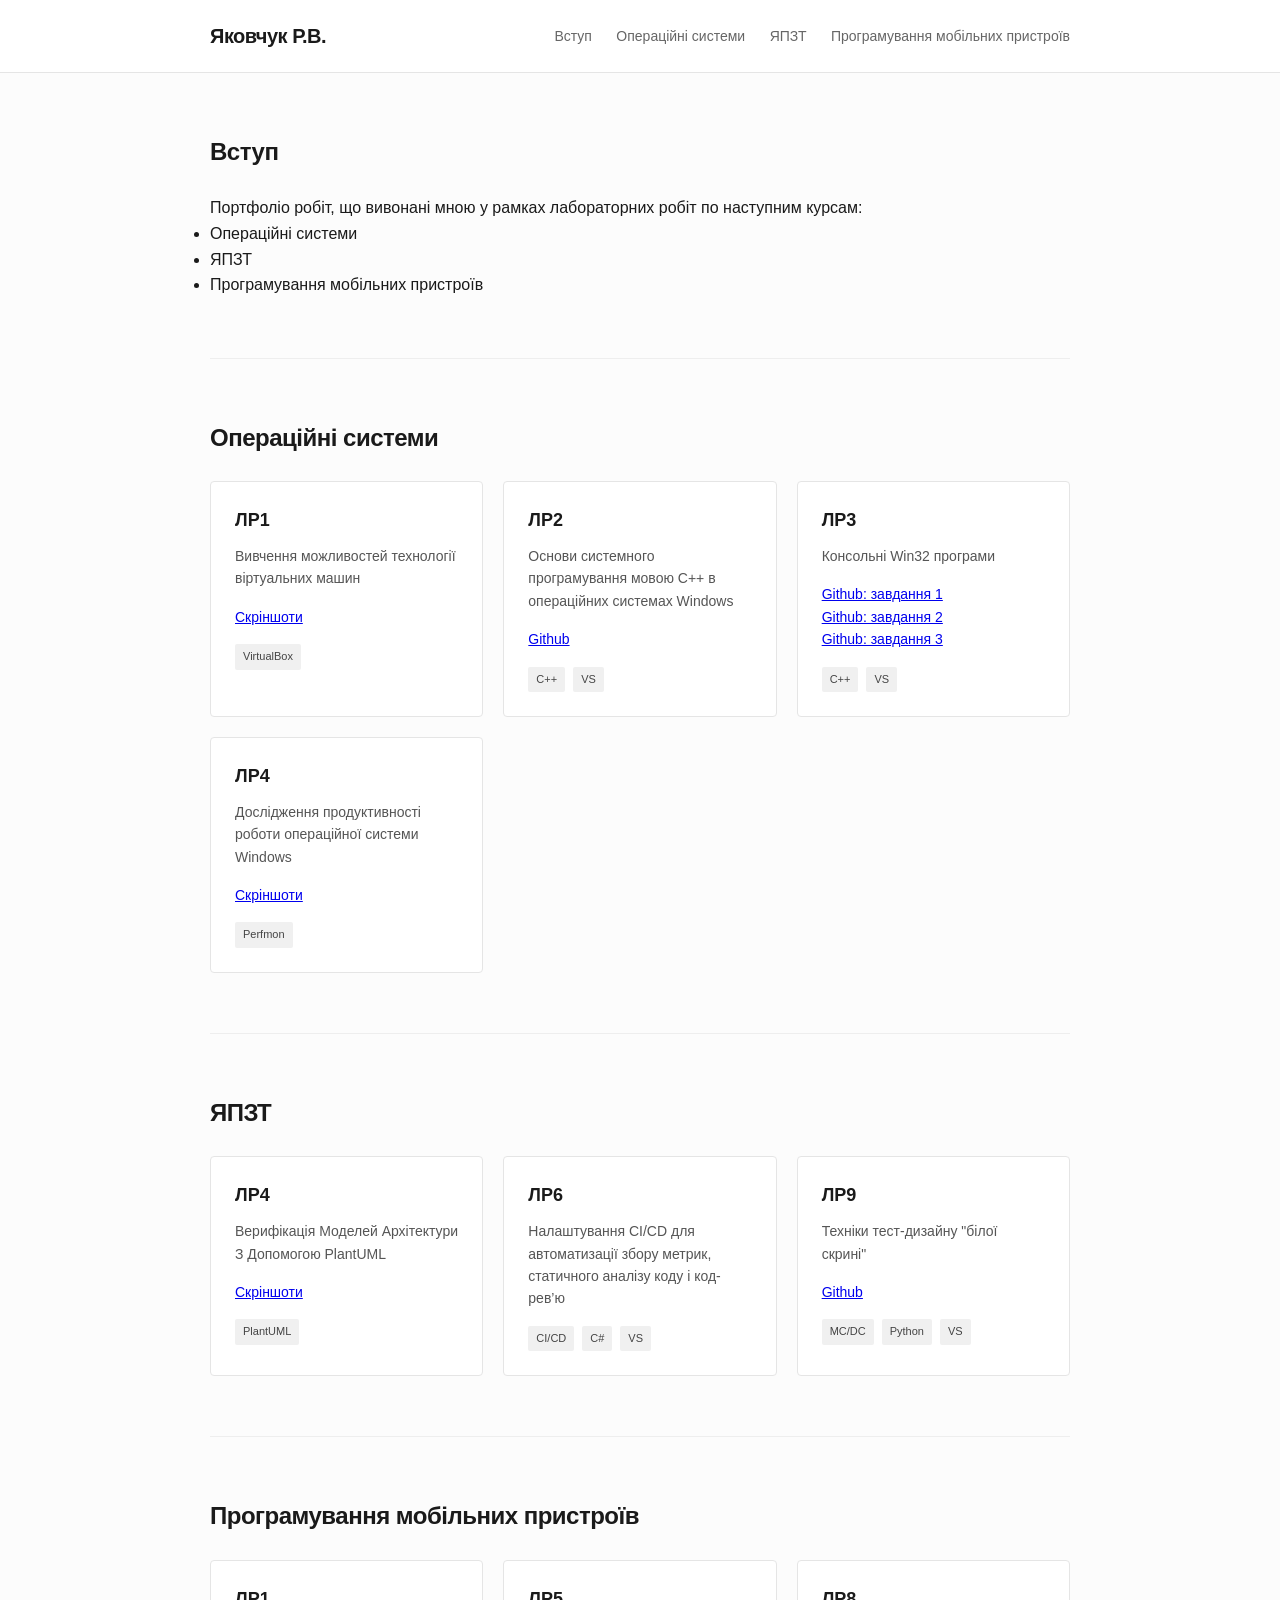
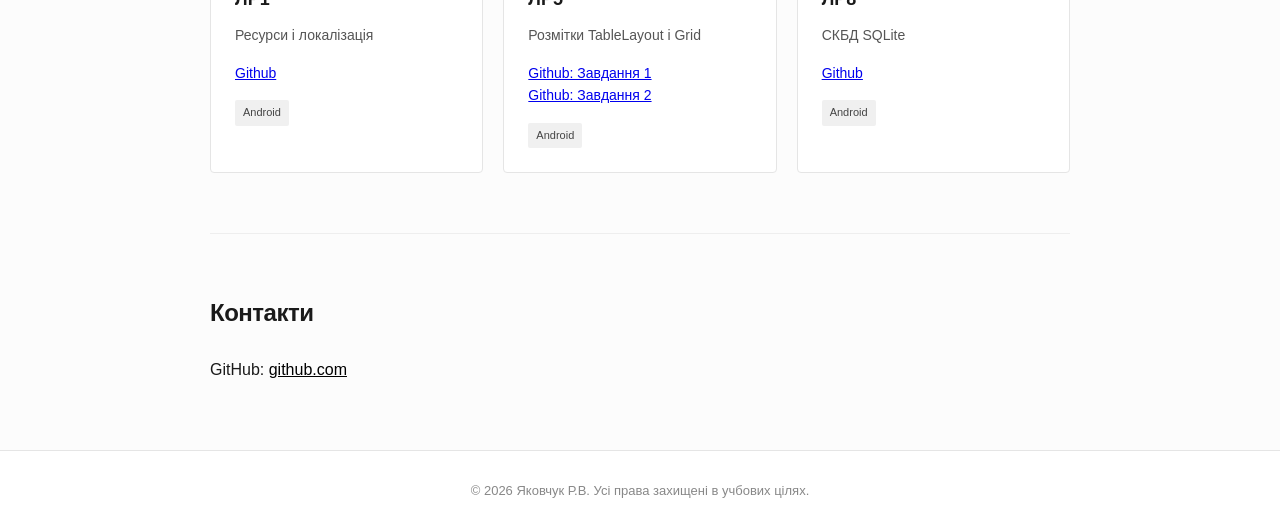
<file: index.html>
<!DOCTYPE html>
<html lang="ru">
<head>
    <meta charset="UTF-8">
    <meta name="viewport" content="width=device-width, initial-scale=1.0">
    <title>Моє портфоліо | Програмування для інтернет</title>
    <link rel="stylesheet" href="style.css">
</head>
<body>

    <header class="header">
        <div class="container">
            <h1 class="logo">Яковчук Р.В.</h1>
            <nav class="nav">
                <a href="#about" class="nav-link">Вступ</a>
                <a href="#lab_os" class="nav-link">Операційні системи</a>
                <a href="#lab_qp" class="nav-link">ЯПЗТ</a>
                <a href="#lab_mob" class="nav-link">Програмування мобільних пристроїв</a>
            </nav>
        </div>
    </header>

    <main class="container">
        
        <!-- Секція: Вступ -->
        <section id="about" class="section">
            <h2 class="section-title">Вступ</h2>
            <div class="about-content">
                <p>Портфоліо робіт, що вивонані мною у рамках лабораторних робіт по наступним курсам:</p>
                <ul>
                    <li>Операційні системи</li>
                    <li>ЯПЗТ</li>
                    <li>Програмування мобільних пристроїв</li>
                </ul>
            </div>
        </section>

        <!-- Секція: Операційні системи -->
        <section id="lab_os" class="section">
            <h2 class="section-title">Операційні системи</h2>
            <div class="projects-grid">
                
                <article class="project-card">
                    <h3 class="project-title">ЛР1</h3>
                    <p class="project-desc">Вивчення можливостей технології віртуальних машин</p>
                    <p class="project-desc"><a href="os_lab1.html">Скріншоти</a></p>
                    <div class="project-tags">
                        <span class="tag">VirtualBox</span>
                    </div>
                </article>

                <article class="project-card">
                    <h3 class="project-title">ЛР2</h3>
                    <p class="project-desc">Основи системного програмування мовою С++ в операційних системах Windows</p>
                    <p class="project-desc"><a href="https://github.com/Ewste0/OperSys/tree/master/Lab2">Github</a></p>
                    <div class="project-tags">
                        <span class="tag">C++</span>
                        <span class="tag">VS</span>
                    </div>
                </article>

                <article class="project-card">
                    <h3 class="project-title">ЛР3</h3>
                    <p class="project-desc">Консольні Win32 програми</p>
                    <p class="project-desc">
                        <a href="https://github.com/Ewste0/OperSys/tree/master/Lab3_1">Github: завдання 1</a><br>
                        <a href="https://github.com/Ewste0/OperSys/tree/master/Lab3_2">Github: завдання 2</a><br>
                        <a href="https://github.com/Ewste0/OperSys/tree/master/Lab3_3">Github: завдання 3</a>
                    </p>
                    <div class="project-tags">
                        <span class="tag">C++</span>
                        <span class="tag">VS</span>
                    </div>
                </article>

                <article class="project-card">
                    <h3 class="project-title">ЛР4</h3>
                    <p class="project-desc">Дослідження продуктивності роботи операційної системи Windows</p>
                    <p class="project-desc"><a href="os_lab4.html">Скріншоти</a></p>
                    <div class="project-tags">
                        <span class="tag">Perfmon</span>
                    </div>
                </article>
            </div>
        </section>

        <!-- Секція: ЯПЗТ -->
        <section id="lab_qp" class="section">
            <h2 class="section-title">ЯПЗТ</h2>
            <div class="projects-grid">
                
                <article class="project-card">
                    <h3 class="project-title">ЛР4</h3>
                    <p class="project-desc">Верифікація Моделей Архітектури З Допомогою PlantUML</p>
                    <p class="project-desc"><a href="qu_lab4.html">Скріншоти</a></p>
                    <div class="project-tags">
                        <span class="tag">PlantUML</span>
                    </div>
                </article>

                <article class="project-card">
                    <h3 class="project-title">ЛР6</h3>
                    <p class="project-desc">Налаштування CI/CD для автоматизації збору метрик, статичного аналізу коду і код-рев’ю</p>
                    <div class="project-tags">
                        <span class="tag">CI/CD</span>
                        <span class="tag">C#</span>
                        <span class="tag">VS</span>
                    </div>
                </article>

                <article class="project-card">
                    <h3 class="project-title">ЛР9</h3>
                    <p class="project-desc">Техніки тест-дизайну "білої скрині"</p>
                    <p class="project-desc"><a href="https://github.com/Ewste0/PythonApplication3">Github</a><br></p>
                    <div class="project-tags">
                        <span class="tag">MC/DC</span>
                        <span class="tag">Python</span>
                        <span class="tag">VS</span>
                    </div>
                </article>
            </div>
        </section>

        <!-- Секція: програмування мобільних пристроїв -->
        <section id="lab_mob" class="section">
            <h2 class="section-title">Програмування мобільних пристроїв</h2>
            <div class="projects-grid">
                
                <article class="project-card">
                    <h3 class="project-title">ЛР1</h3>
                    <p class="project-desc">Ресурси і локалізація</p>
                    <p class="project-desc"><a href="https://github.com/Ewste0/Lab1_Pm">Github</a></p>
                    <div class="project-tags">
                        <span class="tag">Android</span>
                    </div>
                </article>

                <article class="project-card">
                    <h3 class="project-title">ЛР5</h3>
                    <p class="project-desc">Розмітки TableLayout i Grid</p>
                    <p class="project-desc">
                        <a href="https://github.com/Ewste0/Lab5_Pm">Github: Завдання 1</a><br>
                        <a href="https://github.com/Ewste0/Lab5_2_Pm">Github: Завдання 2</a><br>
                    </p>
                    <div class="project-tags">
                        <span class="tag">Android</span>
                    </div>
                </article>

                <article class="project-card">
                    <h3 class="project-title">ЛР8</h3>
                    <p class="project-desc">СКБД SQLite</p>
                    <p class="project-desc"><a href="https://github.com/Ewste0/Lab8_Pm">Github</a></p>
                    <div class="project-tags">
                        <span class="tag">Android</span>
                    </div>
                </article>
            </div>
        </section>

        <!-- Секція: Контакти -->
        <section id="contacts" class="section">
            <h2 class="section-title">Контакти</h2>
            <div class="contacts-list">
                <ul>
                    <li>GitHub: <a href="https://github.com/Ewste0" target="_blank" rel="noopener" class="contact-link">github.com</a></li>
                </ul>
            </div>
        </section>

    </main>

    <!-- Подвал -->
    <footer class="footer">
        <div class="container">
            <p>&copy; 2026 Яковчук Р.В. Усі права захищені в учбових цілях.</p>
        </div>
    </footer>

</body>
</html>
</file>
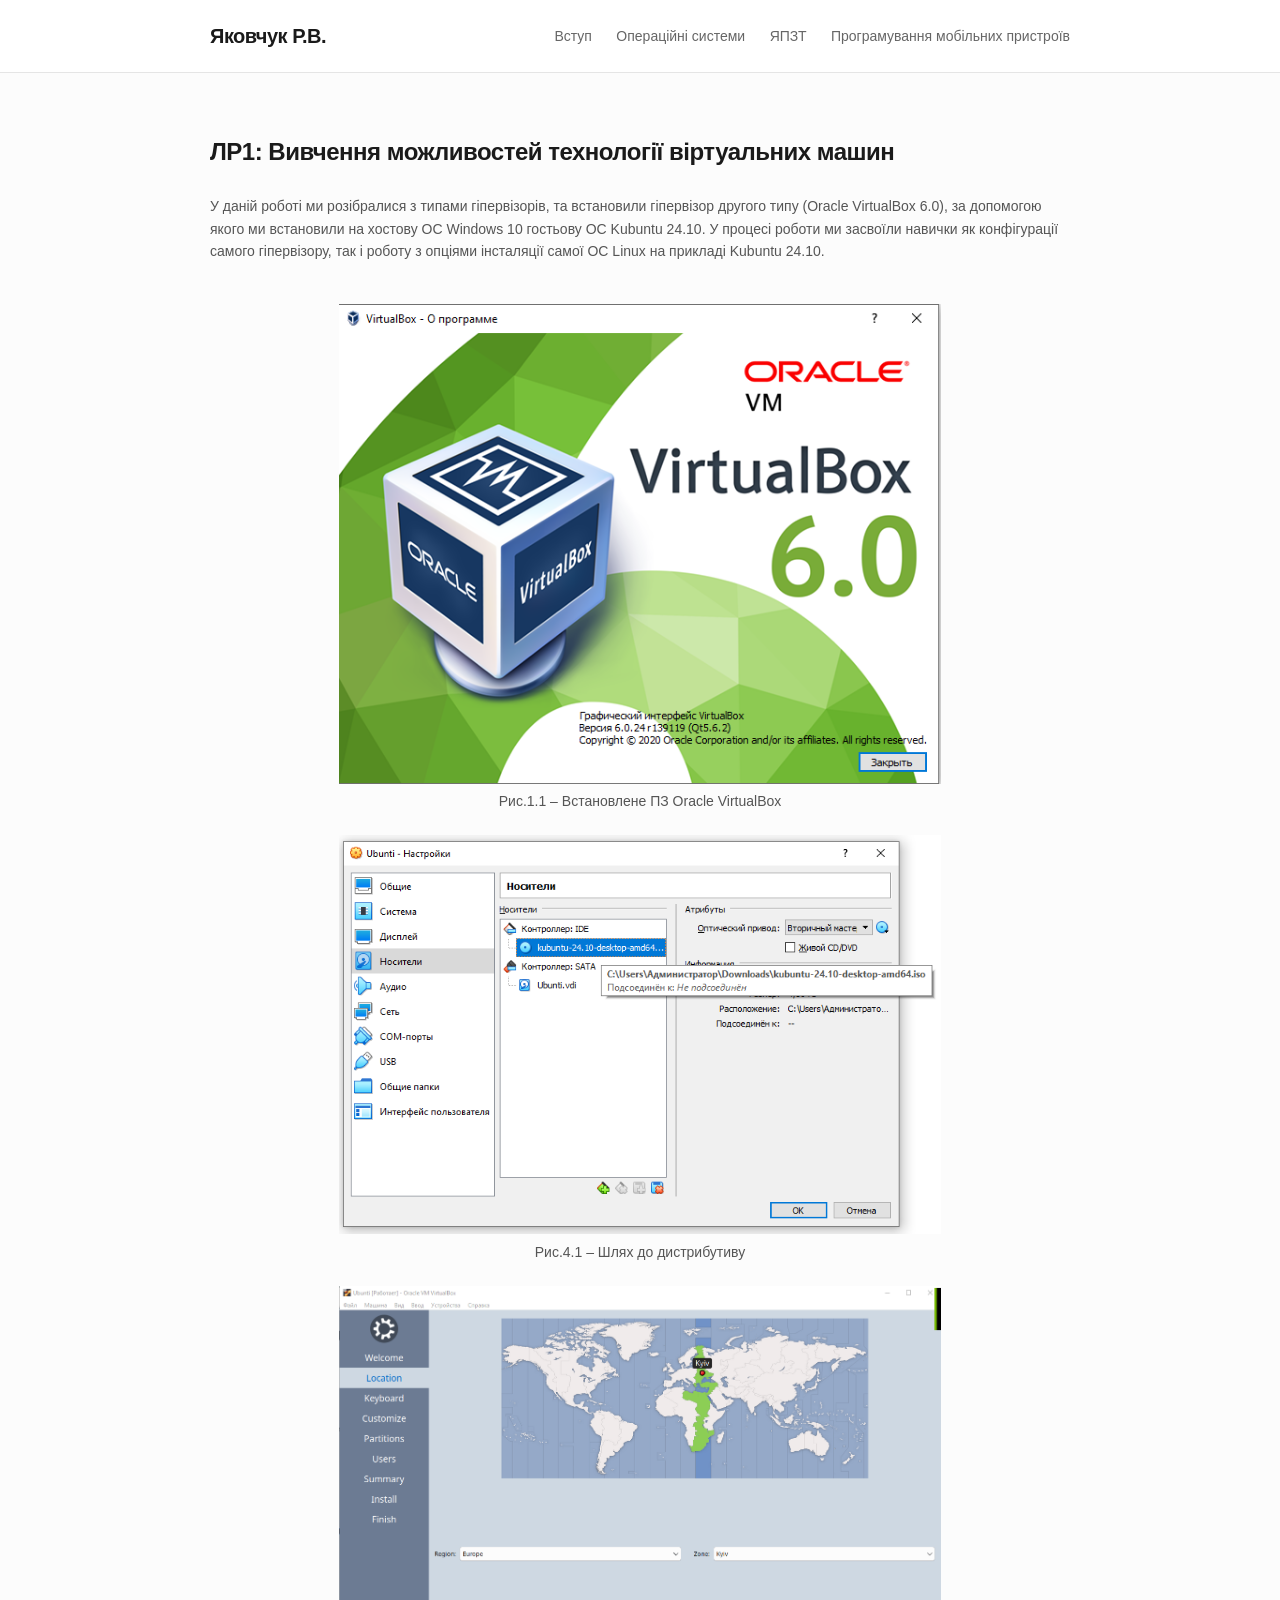
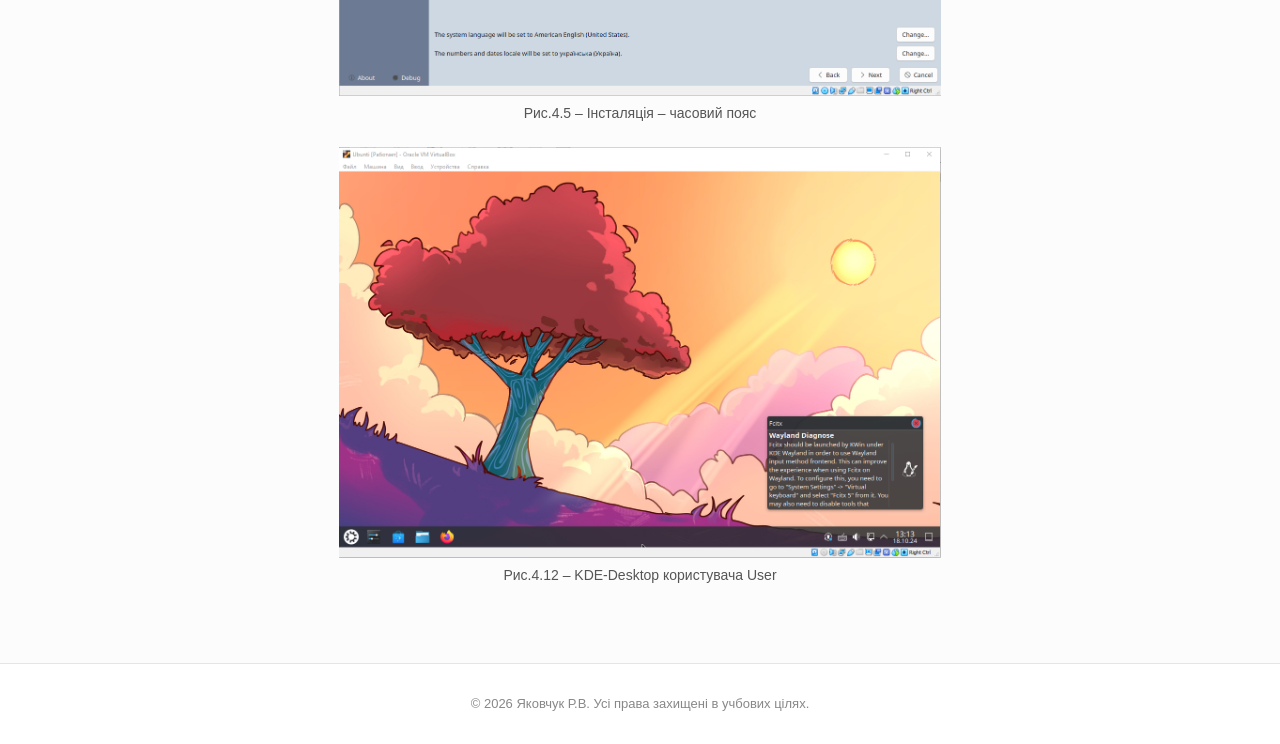
<file: os_lab1.html>
<!DOCTYPE html>
<html lang="ru">
<head>
    <meta charset="UTF-8">
    <meta name="viewport" content="width=device-width, initial-scale=1.0">
    <title>Моє портфоліо | Програмування для інтернет</title>
    <link rel="stylesheet" href="style.css">
</head>
<body>

    <header class="header">
        <div class="container">
            <h1 class="logo">Яковчук Р.В.</h1>
            <nav class="nav">
                <a href="index.html#about" class="nav-link">Вступ</a>
                <a href="index.html#lab_os" class="nav-link">Операційні системи</a>
                <a href="index.html#lab_qp" class="nav-link">ЯПЗТ</a>
                <a href="index.html#lab_mob" class="nav-link">Програмування мобільних пристроїв</a>
            </nav>
        </div>
    </header>

    <main class="container">
        
        <!-- Секція: Операційні системи -->
        <section id="lab_os" class="section">
            <h2 class="section-title">ЛР1: Вивчення можливостей технології віртуальних машин</h2>
            <p class="project-desc">У даній роботі ми розібралися з типами гіпервізорів, та встановили гіпервізор другого типу (Oracle VirtualBox 6.0), за допомогою якого ми встановили на хостову ОС Windows 10 гостьову ОС Kubuntu 24.10. У процесі роботи ми засвоїли навички як конфігурації самого гіпервізору, так і роботу з опціями інсталяції самої ОС Linux на прикладі Kubuntu 24.10.</p>
            <br>
            <div class="project-desc" align="center">
                <img src="img/os-lab1-1.png" alt="" width="70%"/><br/>
                Рис.1.1 – Встановлене ПЗ Oracle VirtualBox<br/><br/>
                <img src="img/os-lab1-2.png" alt="" width="70%"/><br/>
                Рис.4.1 – Шлях до дистрибутиву<br/><br/>
                <img src="img/os-lab1-3.png" alt="" width="70%"/><br/>
                Рис.4.5 – Інсталяція – часовий пояс<br/><br/>
                <img src="img/os-lab1-4.png" alt="" width="70%"/><br/>
                Рис.4.12 – KDE-Desktop користувача User<br/>
            </div>
        </section>
    </main>

    <!-- Подвал -->
    <footer class="footer">
        <div class="container">
            <p>&copy; 2026 Яковчук Р.В. Усі права захищені в учбових цілях.</p>
        </div>
    </footer>

</body>
</html>
</file>
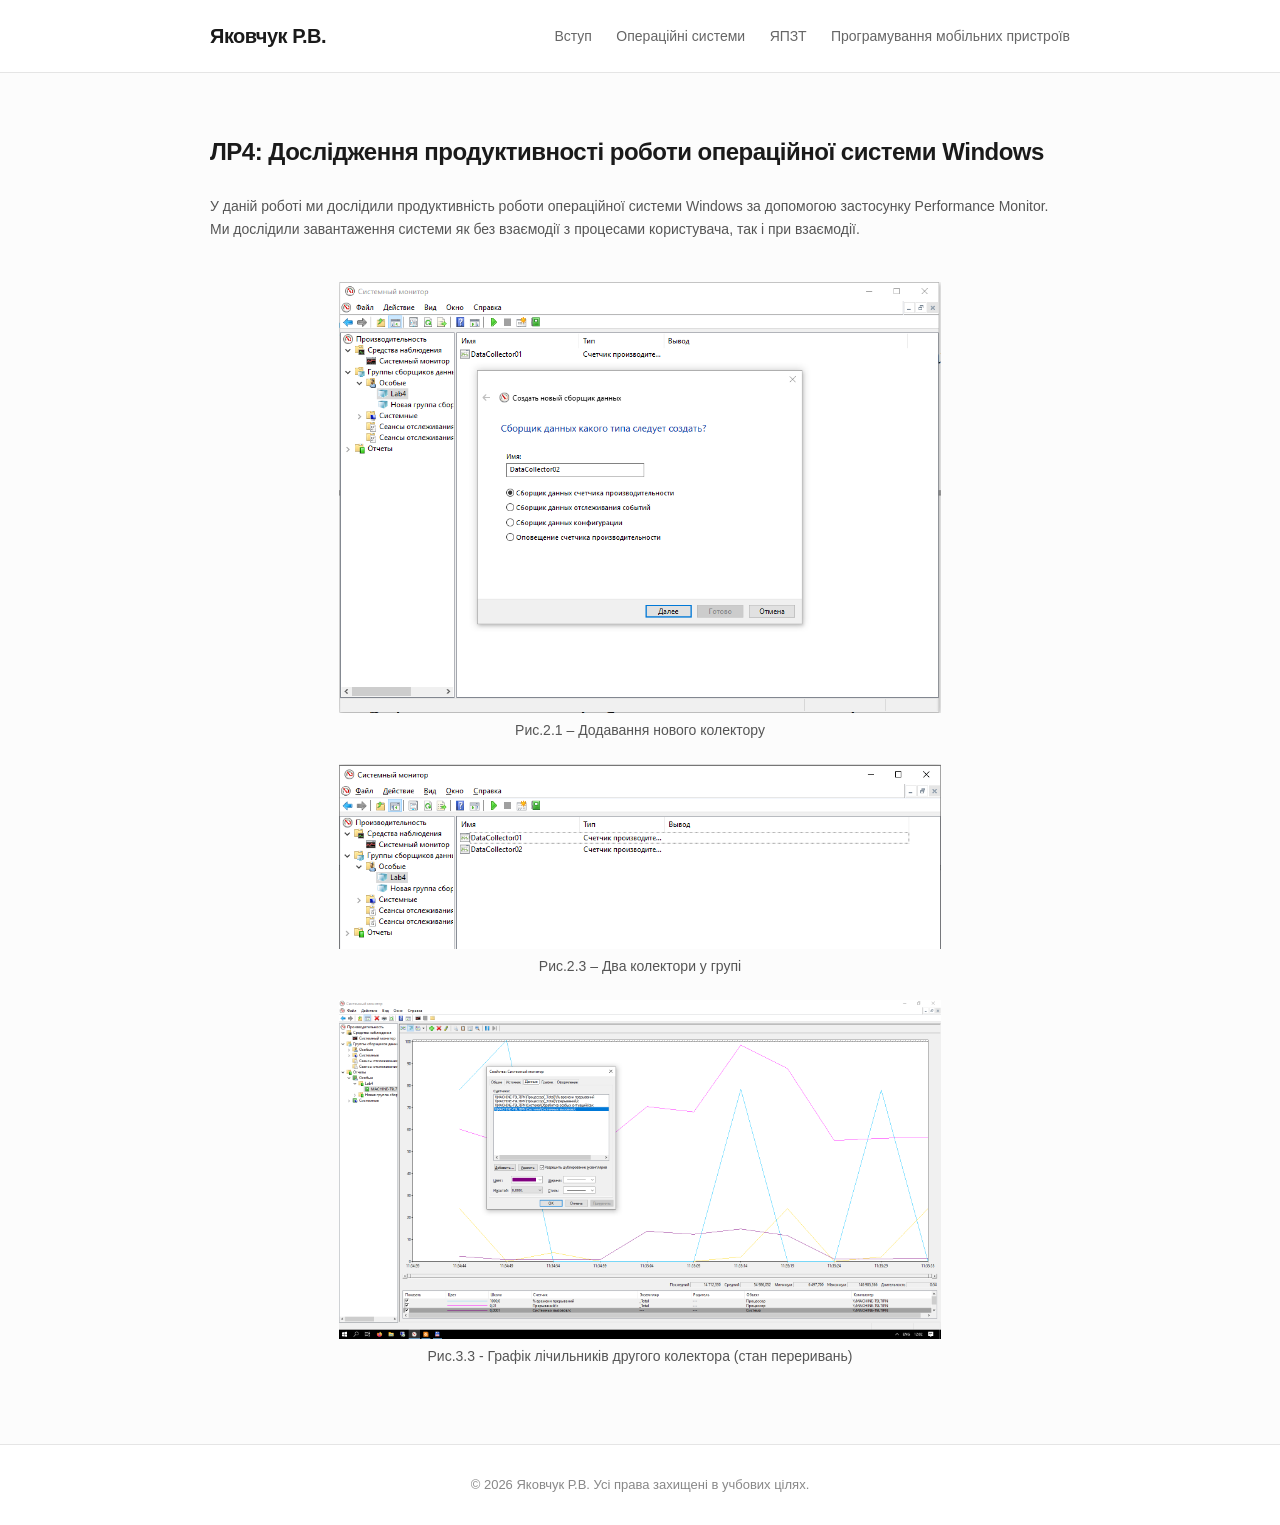
<file: os_lab4.html>
<!DOCTYPE html>
<html lang="ru">
<head>
    <meta charset="UTF-8">
    <meta name="viewport" content="width=device-width, initial-scale=1.0">
    <title>Моє портфоліо | Програмування для інтернет</title>
    <link rel="stylesheet" href="style.css">
</head>
<body>

    <header class="header">
        <div class="container">
            <h1 class="logo">Яковчук Р.В.</h1>
            <nav class="nav">
                <a href="index.html#about" class="nav-link">Вступ</a>
                <a href="index.html#lab_os" class="nav-link">Операційні системи</a>
                <a href="index.html#lab_qp" class="nav-link">ЯПЗТ</a>
                <a href="index.html#lab_mob" class="nav-link">Програмування мобільних пристроїв</a>
            </nav>
        </div>
    </header>

    <main class="container">
        
        <!-- Секція: Операційні системи -->
        <section id="lab_os" class="section">
            <h2 class="section-title">ЛР4: Дослідження продуктивності роботи операційної системи Windows</h2>
            <p class="project-desc"> У даній роботі ми дослідили продуктивність роботи операційної системи Windows за допомогою застосунку Performance Monitor. Ми дослідили завантаження системи як без взаємодії з процесами користувача, так і при взаємодії.</p>
            <br>
            <div class="project-desc" align="center">
                <img src="img/os-lab4-1.png" alt="" width="70%"/><br/>
                Рис.2.1 – Додавання нового колектору<br/><br/>
                <img src="img/os-lab4-2.png" alt="" width="70%"/><br/>
                Рис.2.3 – Два колектори у групі<br/><br/>
                <img src="img/os-lab4-3.png" alt="" width="70%"/><br/>
                Рис.3.3 - Графік лічильників другого колектора (стан переривань)<br/>
            </div>
        </section>
    </main>

    <!-- Подвал -->
    <footer class="footer">
        <div class="container">
            <p>&copy; 2026 Яковчук Р.В. Усі права захищені в учбових цілях.</p>
        </div>
    </footer>

</body>
</html>
</file>
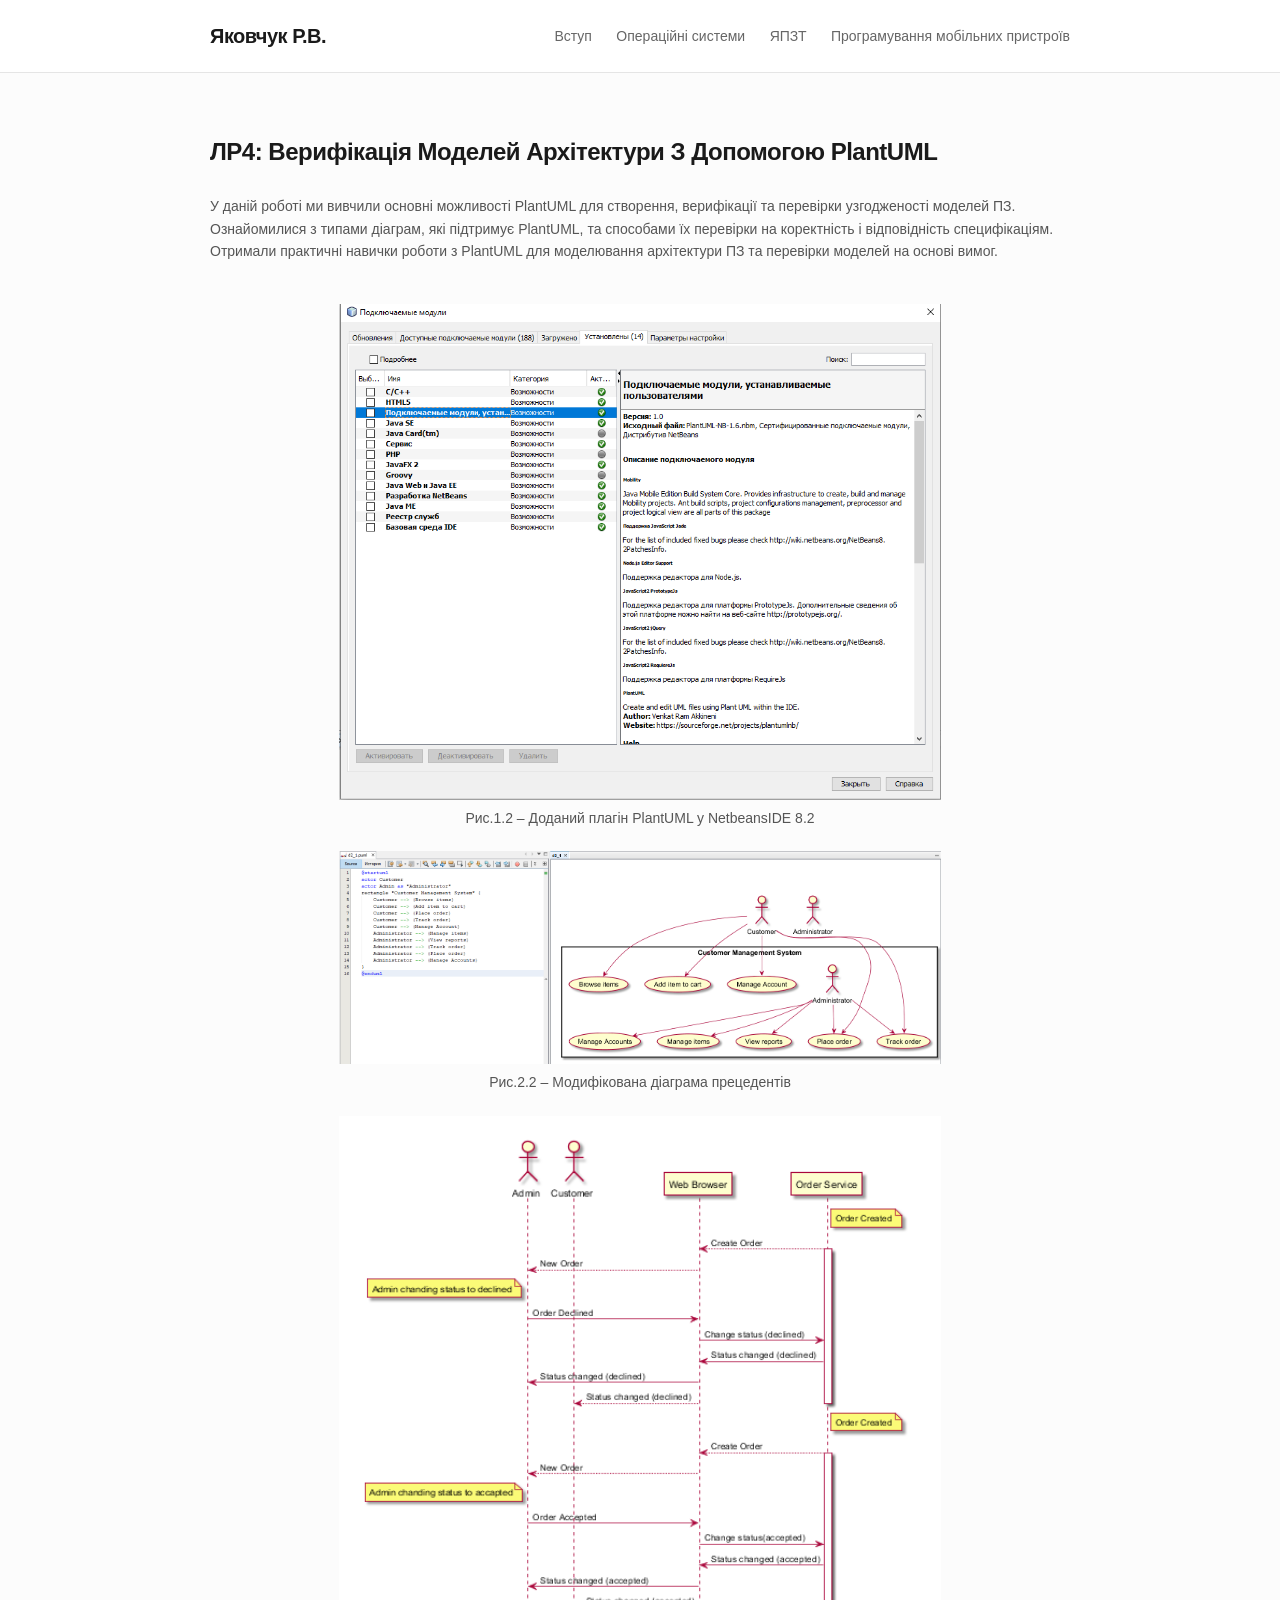
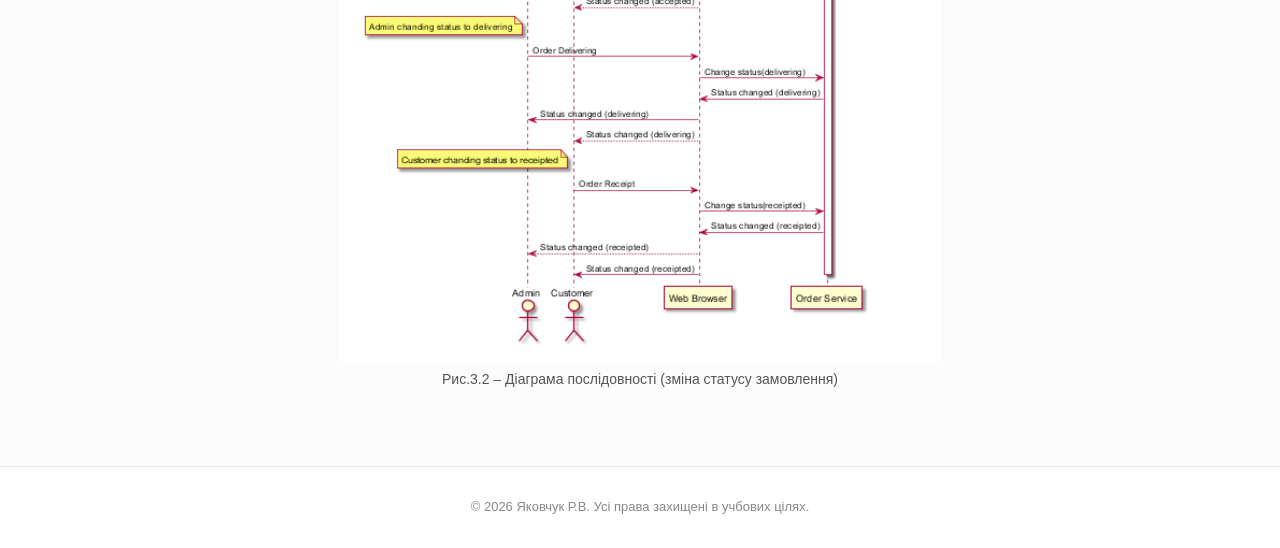
<file: qu_lab4.html>
<!DOCTYPE html>
<html lang="ru">
<head>
    <meta charset="UTF-8">
    <meta name="viewport" content="width=device-width, initial-scale=1.0">
    <title>Моє портфоліо | Програмування для інтернет</title>
    <link rel="stylesheet" href="style.css">
</head>
<body>

    <header class="header">
        <div class="container">
            <h1 class="logo">Яковчук Р.В.</h1>
            <nav class="nav">
                <a href="index.html#about" class="nav-link">Вступ</a>
                <a href="index.html#lab_os" class="nav-link">Операційні системи</a>
                <a href="index.html#lab_qp" class="nav-link">ЯПЗТ</a>
                <a href="index.html#lab_mob" class="nav-link">Програмування мобільних пристроїв</a>
            </nav>
        </div>
    </header>

    <main class="container">
        
        <!-- Секція: Операційні системи -->
        <section id="lab_os" class="section">
            <h2 class="section-title">ЛР4: Верифікація Моделей Архітектури З Допомогою PlantUML</h2>
            <p class="project-desc"> У даній роботі ми вивчили основні можливості PlantUML для створення, верифікації та перевірки узгодженості моделей ПЗ. Ознайомилися з типами діаграм, які підтримує PlantUML, та способами їх перевірки на коректність і відповідність специфікаціям. Отримали практичні навички роботи з PlantUML для моделювання архітектури ПЗ та перевірки моделей на основі вимог.</p>
            <br>
            <div class="project-desc" align="center">
                <img src="img/qu-lab4-1.png" alt="" width="70%"/><br/>
                Рис.1.2 – Доданий плагін PlantUML у NetbeansIDE 8.2<br/><br/>
                <img src="img/qu-lab4-2.png" alt="" width="70%"/><br/>
                Рис.2.2 – Модифікована діаграма прецедентів<br/><br/>
                <img src="img/qu-lab4-3.png" alt="" width="70%"/><br/>
                Рис.3.2 – Діаграма послідовності (зміна статусу замовлення)<br/>
            </div>
        </section>
    </main>

    <!-- Подвал -->
    <footer class="footer">
        <div class="container">
            <p>&copy; 2026 Яковчук Р.В. Усі права захищені в учбових цілях.</p>
        </div>
    </footer>

</body>
</html>
</file>
<file: style.css>
/*
To change this license header, choose License Headers in Project Properties.
To change this template file, choose Tools | Templates
and open the template in the editor.
*/
/* 
    Created on : 24.09.2026, 15:48:08
    Author     : Администратор
*/

/* Сброс базовых отступов */
* {
    box-sizing: border-box;
    margin: 0;
    padding: 0;
}

body {
    font-family: -apple-system, BlinkMacSystemFont, "Segoe UI", Roboto, Helvetica, Arial, sans-serif;
    color: #1a1a1a;
    background-color: #fcfcfc;
    line-height: 1.6;
}

.container {
    max-width: 900px;
    margin: 0 auto;
    padding: 0 20px;
}

/* Шапка */
.header {
    background-color: #ffffff;
    border-bottom: 1px solid #e5e5e5;
    padding: 20px 0;
    position: sticky;
    top: 0;
    z-index: 100;
}

.header .container {
    display: flex;
    justify-content: space-between;
    align-items: center;
}

.logo {
    font-size: 20px;
    font-weight: 700;
    letter-spacing: -0.5px;
}

.nav a {
    text-decoration: none;
    color: #666666;
    margin-left: 20px;
    font-size: 14px;
    font-weight: 500;
    transition: color 0.2s ease;
}

.nav a:hover {
    color: #000000;
}

/* Секции */
.section {
    padding: 60px 0;
    border-bottom: 1px solid #eee;
}

.section:last-of-type {
    border-bottom: none;
}

.section-title {
    font-size: 24px;
    font-weight: 600;
    margin-bottom: 24px;
    letter-spacing: -0.5px;
}

/* Сетка проектов */
.projects-grid {
    display: grid;
    grid-template-columns: repeat(auto-fit, minmax(260px, 1fr));
    gap: 20px;
}

.project-card {
    background: #ffffff;
    border: 1px solid #e5e5e5;
    padding: 24px;
    border-radius: 4px;
    transition: transform 0.2s ease, border-color 0.2s ease;
}

.project-card:hover {
    border-color: #000000;
    transform: translateY(-2px);
}

.project-title {
    font-size: 18px;
    font-weight: 600;
    margin-bottom: 10px;
}

.project-desc {
    font-size: 14px;
    color: #555555;
    margin-bottom: 16px;
}

.project-tags {
    display: flex;
    gap: 8px;
}

.tag {
    font-size: 11px;
    background-color: #f0f0f0;
    padding: 4px 8px;
    border-radius: 2px;
    color: #444444;
    font-weight: 500;
}

/* Контакты и ссылки */
.contacts-list ul {
    list-style: none;
    margin-top: 12px;
}

.contacts-list li {
    margin-bottom: 8px;
}

.contact-link {
    color: #000000;
    text-decoration: underline;
}

/* Подвал */
.footer {
    background-color: #ffffff;
    border-top: 1px solid #e5e5e5;
    padding: 30px 0;
    text-align: center;
    font-size: 13px;
    color: #888888;
}
</file>
